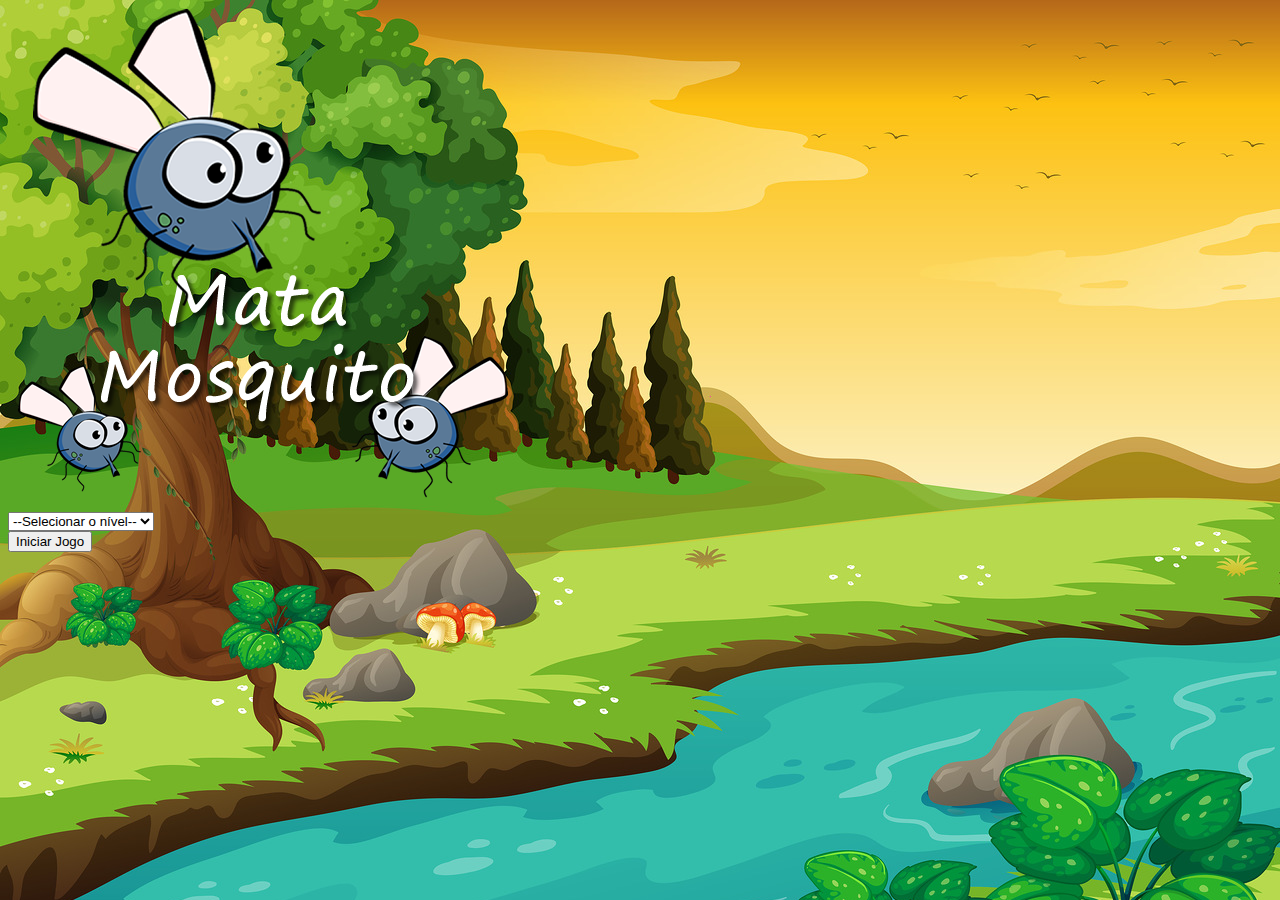
<file: index.html>
<!DOCTYPE html>
<html>
<head>
	<title></title>
	<meta charset="utf-8">

	<link href="https://cdn.jsdelivr.net/npm/bootstrap@5.0.1/dist/css/bootstrap.min.css" rel="stylesheet" integrity="sha384-+0n0xVW2eSR5OomGNYDnhzAbDsOXxcvSN1TPprVMTNDbiYZCxYbOOl7+AMvyTG2x" crossorigin="anonymous">

	<link rel="stylesheet" href="estilo.css">

	<script>
		function iniciarJogo() {
			alert(document.getElementById('nivel').value)
		}
		window.location.href = 'app.html?' + nivel
	</script>

</head>
<body>

	<div class="container">
		<div class="row">
			<div class="col">
				<div class="d-flex justify-content-center">
					<img src="imagens/game.png">
				</div>
			</div> 			
		</div>

		<div class="row">
			<div class="col">
				<div class="d-flex justify-content-center">
					<div class="mb-2">
						<select class="form-control" id="nivel">
						<option value="">--Selecionar o nível--</option>
						<option value="normal">normal</option>
						<option value="dificil">dificil</option>
						<option value="chuck norris">chuck norris</option>
						</select>
					</div>
				</div>
			</div>
		</div>

		<div class="row">
			<div class="col">
				<div class="d-flex justify-content-center">
					<button type="button" class="btn btn-danger btn-lg" onclick="iniciarJogo()">Iniciar Jogo</button>
				</div>
			</div> 			
		</div>
	</div>

</body>
</html>
</file>
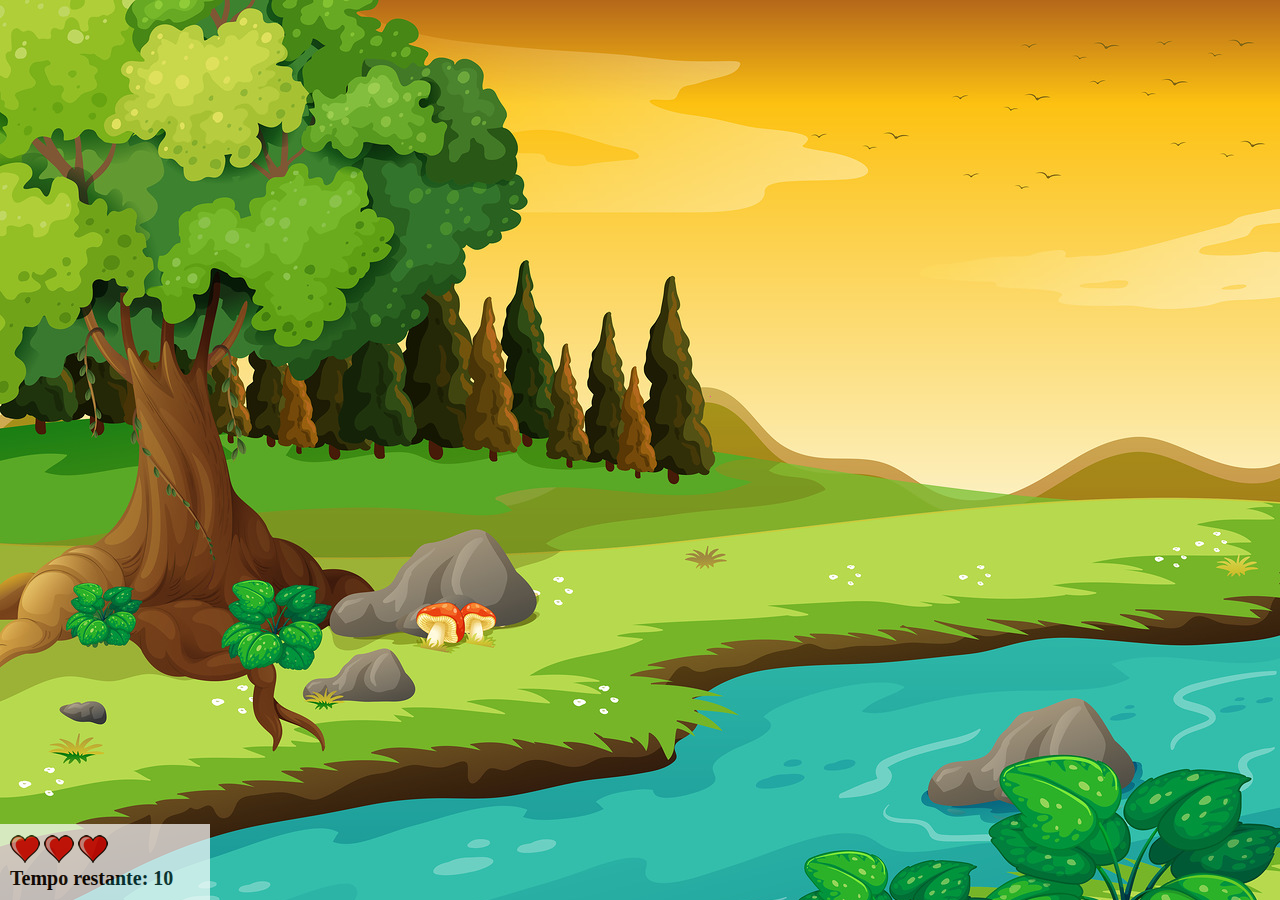
<file: app.html>
<!DOCTYPE html>
<html>
<head>
	<title>App Mata-Mosquito</title>
	<meta charset="utf-8">
	<link rel="stylesheet" type="text/css" href="estilo.css">

	<script src="jogo.js"></script>
</head>

<body onresize="ajustaTamanhoPalco()">
	<div class="painel">
		<div class="vidas">
			<img id="c1" src="imagens/coracao_cheio.png">
			<img id="c2" src="imagens/coracao_cheio.png">
			<img id="c3" src="imagens/coracao_cheio.png">
		</div>
		<div class="cronometro">
				Tempo restante:
				<span id="cronometro"></span>
		</div>
	</div>
	<script>	
	document.getElementById('cronometro').innerHTML = tempo

	var criaMosquito = setInterval(function() {
		posicaoRandomica()
	}, criaMosquitoTempo)
	</script>
</body>
</html>
</file>
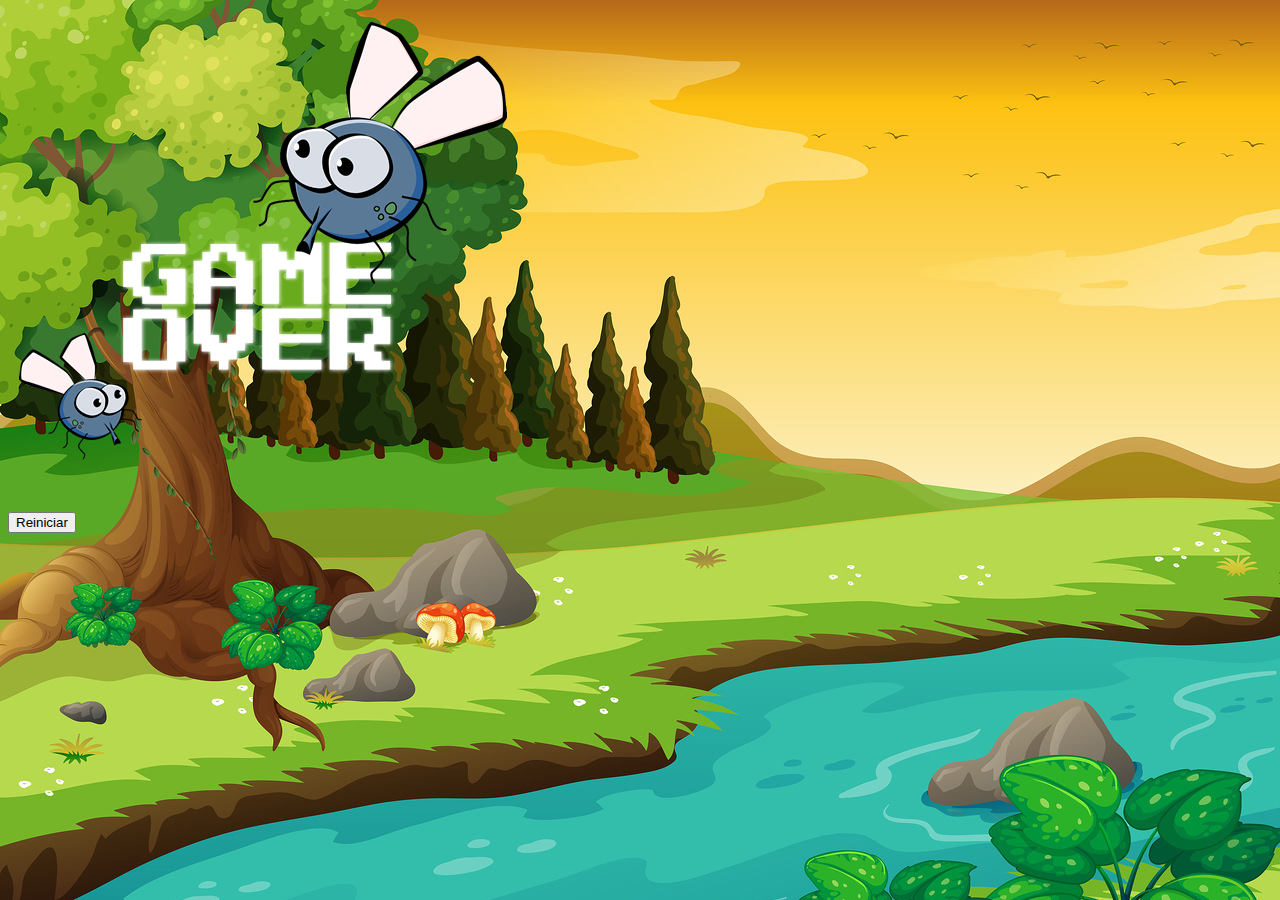
<file: fim-de-jogo.html>
<!DOCTYPE html>
<html>
<head>
	<title></title>
	<meta charset="utf-8">

	<link href="https://cdn.jsdelivr.net/npm/bootstrap@5.0.1/dist/css/bootstrap.min.css" rel="stylesheet" integrity="sha384-+0n0xVW2eSR5OomGNYDnhzAbDsOXxcvSN1TPprVMTNDbiYZCxYbOOl7+AMvyTG2x" crossorigin="anonymous">

	<link rel="stylesheet" href="estilo.css">
</head>

<body>
	<div class="container">
		<div class="row">
			<div class="col">
				<div class="d-flex justify-content-center">
					<img src="imagens/game_over.png">
				</div>
			</div> 			
		</div>
		<div class="row">
			<div class="col">
				<div class="d-flex justify-content-center">
					<button type="button" class="btn btn-dark btn-lg" onclick="window.location.href ='app.html' ">Reiniciar</button>
				</div>
			</div> 			
		</div>
	</div>
</body>
</html>
</file>
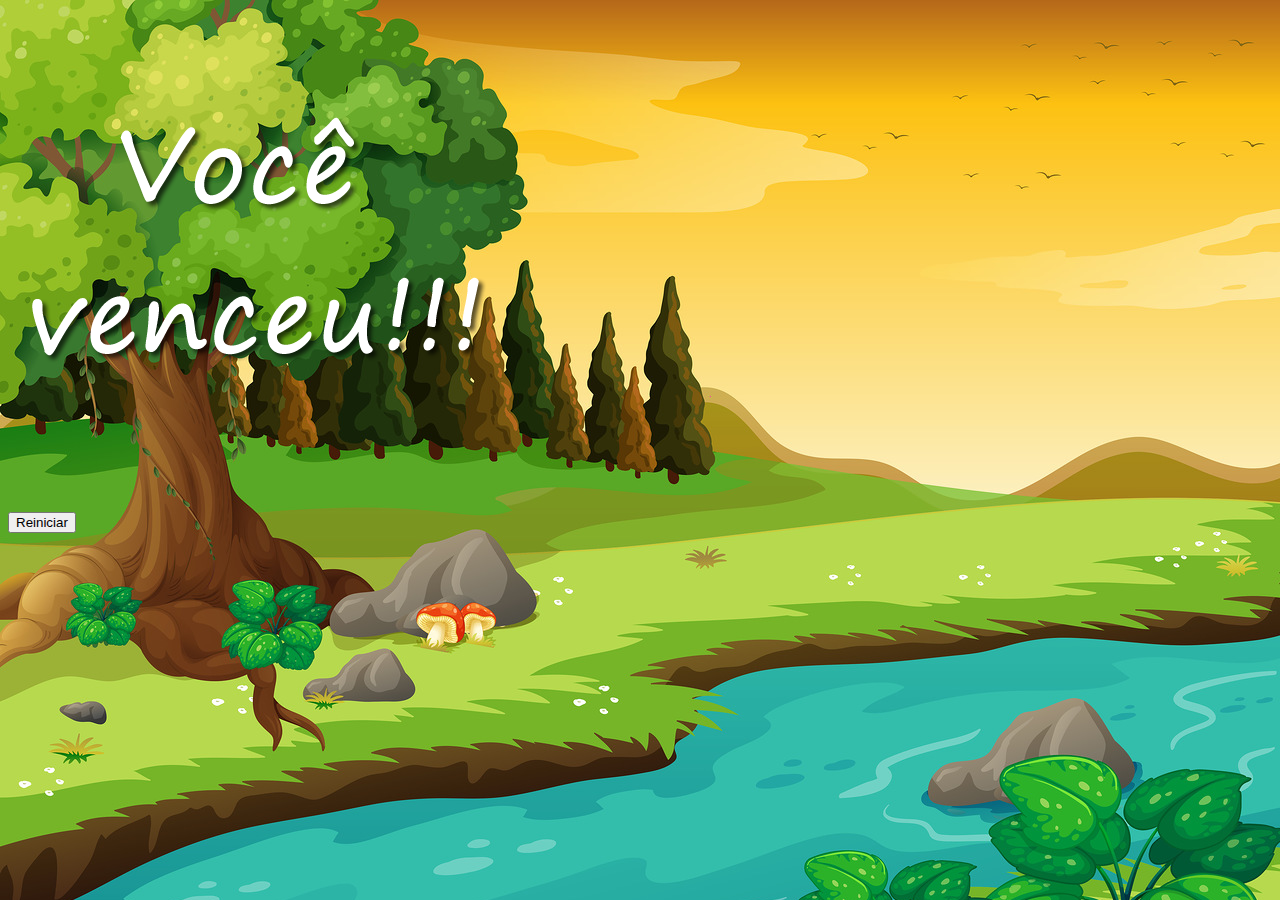
<file: vitoria.html>
<!DOCTYPE html>
<html>
<head>
	<title></title>
	<meta charset="utf-8">

	<link href="https://cdn.jsdelivr.net/npm/bootstrap@5.0.1/dist/css/bootstrap.min.css" rel="stylesheet" integrity="sha384-+0n0xVW2eSR5OomGNYDnhzAbDsOXxcvSN1TPprVMTNDbiYZCxYbOOl7+AMvyTG2x" crossorigin="anonymous">

	<link rel="stylesheet" href="estilo.css">
</head>

<body>
	<div class="container">
		<div class="row">
			<div class="col">
				<div class="d-flex justify-content-center">
					<img src="imagens/vitoria.png">
				</div>
			</div> 			
		</div>
		<div class="row">
			<div class="col">
				<div class="d-flex justify-content-center">
					<button type="button" class="btn btn-dark btn-lg" onclick="window.location.href ='app.html' ">Reiniciar</button>
				</div>
			</div> 			
		</div>
	</div>
</body>
</html>
</file>
<file: estilo.css>
body {
	background-image: url(imagens/bg.jpg);
	background-repeat: no-repeat;
}
.mosquito1 {
	width: 50px;
	height: 50px;
}
.mosquito2 {
	width: 75px;
	height: 75px;
}
.mosquito3 {
	width: 95px;
	height: 95px;
}
.ladoA {
	transform: scaleX(1);
}
.ladoB {
	transform: scaleX(-1);
}
.painel {
	position: absolute;
	width: 190px;
	padding: 10px;
	left: 0px;
	bottom: 0px;
	border-top: solid 1px #fff;
	background-color: #fff;
	opacity: 0.7;
}
.vidas {
	float: left;
}
.cronometro {
	float: left;
	font-size: 20px;
	font-weight: bold;
}
</file>
